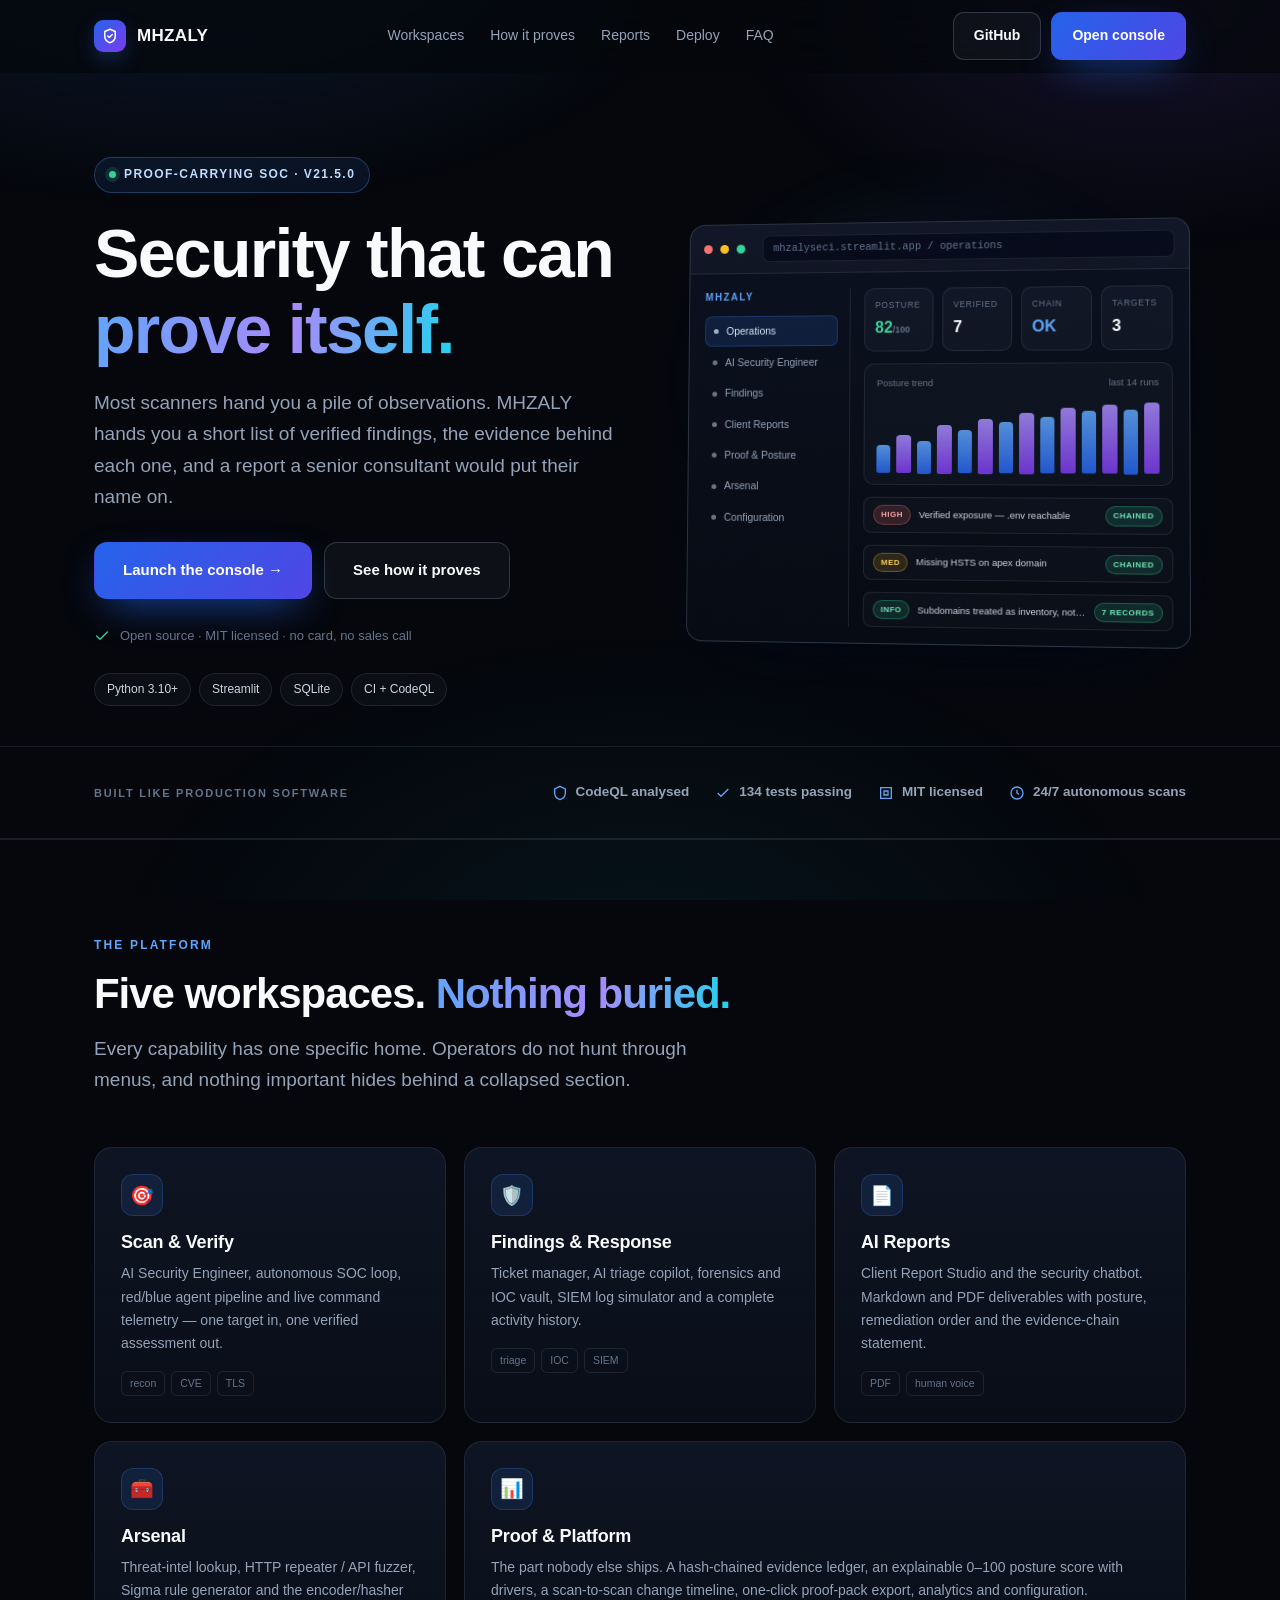
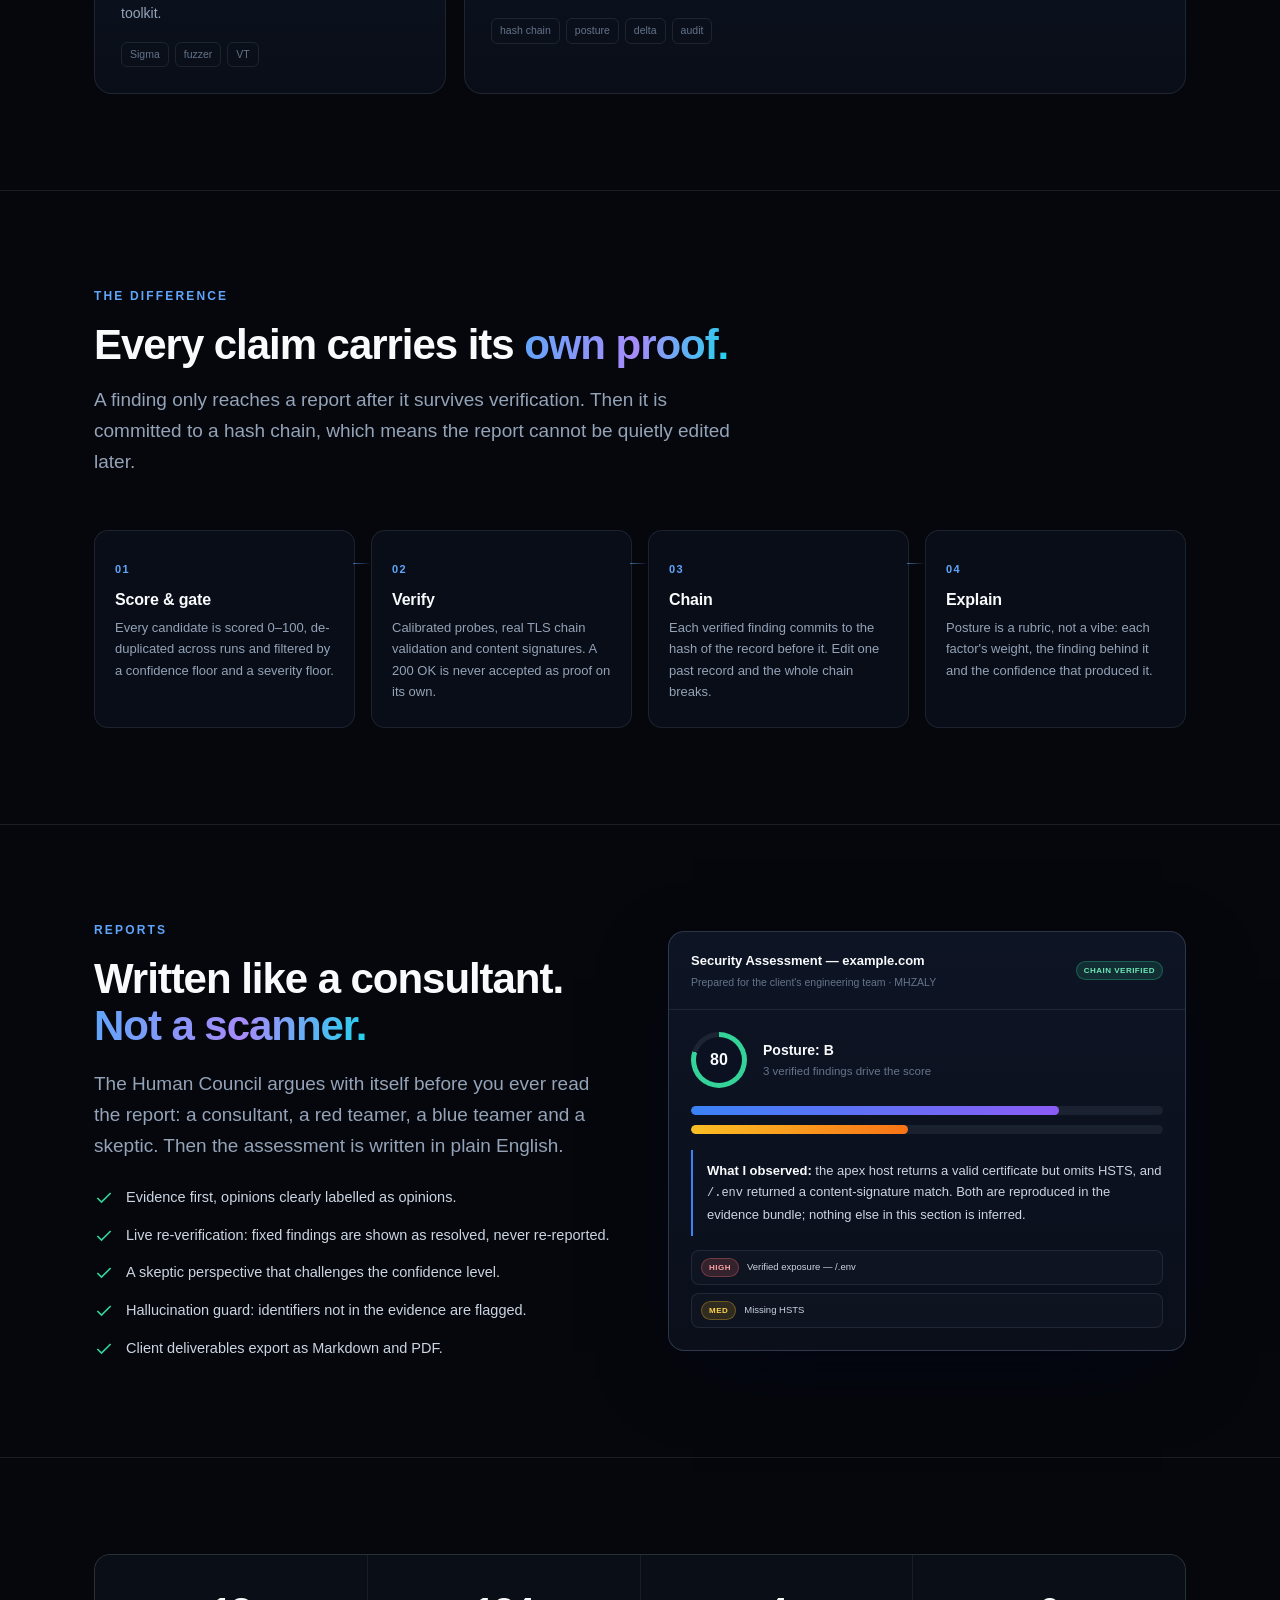
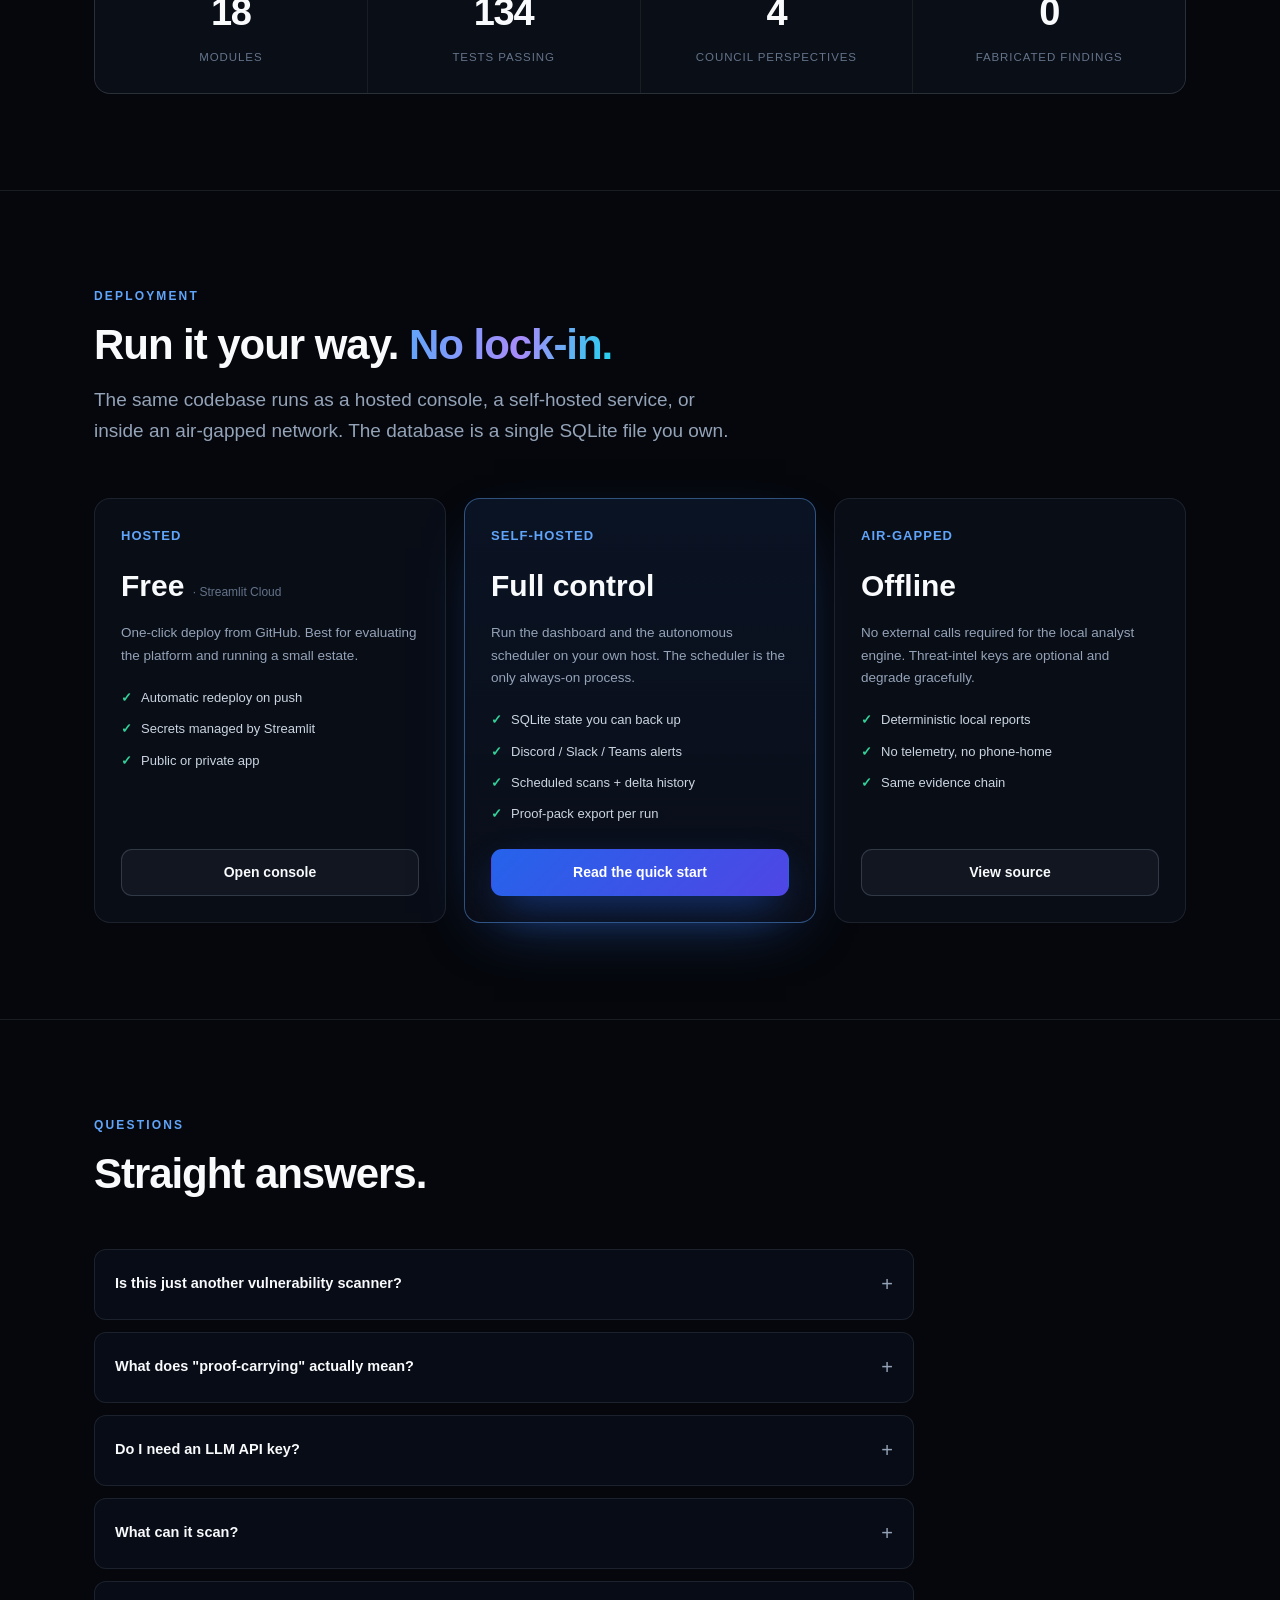
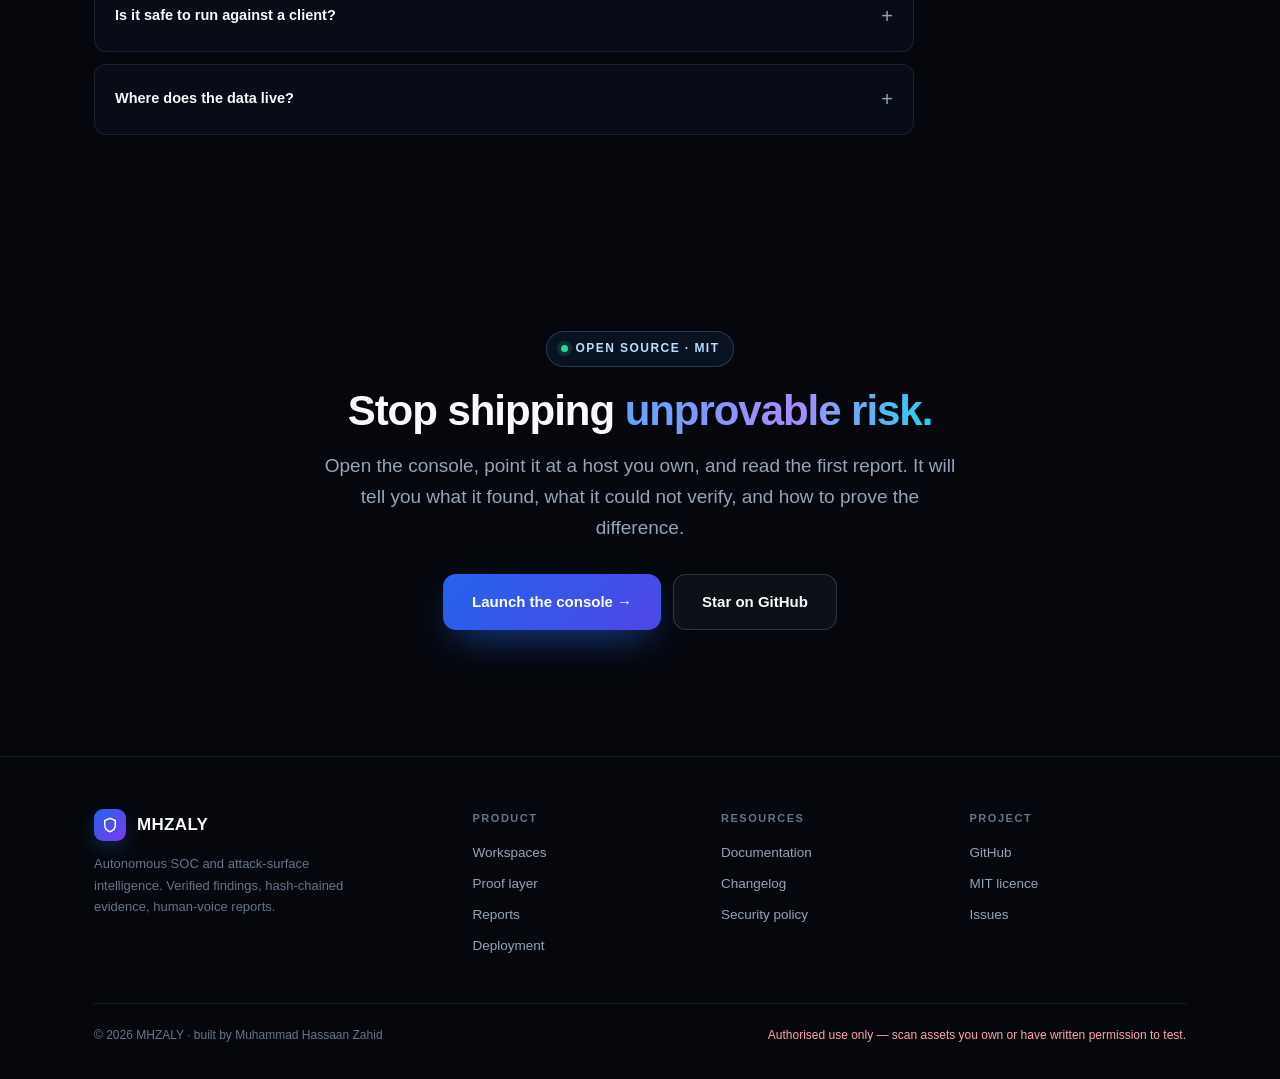
<file: docs/index.html>
<!DOCTYPE html>
<html lang="en">
<head>
<meta charset="UTF-8">
<meta name="viewport" content="width=device-width, initial-scale=1">
<title>MHZALY — Proof-carrying SOC & attack-surface intelligence</title>
<meta name="description" content="MHZALY is an autonomous security operations platform: verified findings, hash-chained evidence, explainable posture scores and client-ready reports written in a consultant's voice.">
<meta name="theme-color" content="#05070c">
<link rel="canonical" href="https://iamhasaanzahid.github.io/mhzaly-soc-security-ai/">
<link rel="icon" href="favicon.svg" type="image/svg+xml">
<link rel="apple-touch-icon" href="icon-180.png">
<link rel="manifest" href="manifest.json">
<link rel="stylesheet" href="styles.css">

<meta property="og:type" content="website">
<meta property="og:title" content="MHZALY — Proof-carrying SOC">
<meta property="og:description" content="Verified findings. Hash-chained evidence. Explainable posture. Reports a senior consultant would sign.">
<meta property="og:url" content="https://iamhasaanzahid.github.io/mhzaly-soc-security-ai/">
<meta property="og:image" content="https://iamhasaanzahid.github.io/mhzaly-soc-security-ai/og.png">
<meta property="og:image:width" content="1200">
<meta property="og:image:height" content="630">
<meta property="og:image:alt" content="MHZALY — security that can prove itself">
<meta name="twitter:card" content="summary_large_image">
<meta name="twitter:title" content="MHZALY — Proof-carrying SOC">
<meta name="twitter:description" content="Verified findings. Hash-chained evidence. Explainable posture. Reports a senior consultant would sign.">
<meta name="twitter:image" content="https://iamhasaanzahid.github.io/mhzaly-soc-security-ai/og.png">

<script type="application/ld+json">
{
  "@context": "https://schema.org",
  "@type": "SoftwareApplication",
  "name": "MHZALY",
  "applicationCategory": "SecurityApplication",
  "operatingSystem": "Web",
  "description": "Proof-carrying security operations platform with verified findings, hash-chained evidence and explainable posture scoring.",
  "offers": { "@type": "Offer", "price": "0", "priceCurrency": "USD" },
  "license": "https://opensource.org/licenses/MIT",
  "url": "https://iamhasaanzahid.github.io/mhzaly-soc-security-ai/"
}
</script>
</head>
<body>

<header class="nav" id="nav">
  <div class="wrap nav-in">
    <a class="brand" href="#top" aria-label="MHZALY home">
      <span class="mark" aria-hidden="true">
        <svg viewBox="0 0 24 24" fill="none" stroke="white" stroke-width="2" stroke-linecap="round" stroke-linejoin="round"><path d="M12 3l7 3v6c0 4.4-3 7.6-7 9-4-1.4-7-4.6-7-9V6l7-3z"/><path d="M9 12l2 2 4-4"/></svg>
      </span>
      MHZALY
    </a>
    <nav class="nav-links" id="navLinks" aria-label="Primary">
      <a href="#workspaces">Workspaces</a>
      <a href="#proof">How it proves</a>
      <a href="#reports">Reports</a>
      <a href="#deploy">Deploy</a>
      <a href="#faq">FAQ</a>
    </nav>
    <div class="nav-cta">
      <a class="btn btn-ghost" href="https://github.com/Iamhasaanzahid/mhzaly-soc-security-ai" target="_blank" rel="noreferrer">GitHub</a>
      <!-- Point this at your deployed Streamlit app URL -->
      <a class="btn btn-primary" href="https://mhzalyseci.streamlit.app" target="_blank" rel="noreferrer">Open console</a>
      <button class="menu-btn" id="menuBtn" aria-label="Menu" aria-expanded="false" aria-controls="navLinks">
        <svg viewBox="0 0 24 24" fill="none" stroke="currentColor" stroke-width="2" stroke-linecap="round"><path d="M4 6h16M4 12h16M4 18h16"/></svg>
      </button>
    </div>
  </div>
</header>

<main id="top">

  <!-- HERO -->
  <section class="hero">
    <div class="wrap hero-grid">
      <div>
        <span class="eyebrow"><span class="dot"></span> Proof-carrying SOC · v21.5.0</span>
        <h1>Security that can <span class="grad">prove itself.</span></h1>
        <p class="lead">Most scanners hand you a pile of observations. MHZALY hands you a short list of verified findings, the evidence behind each one, and a report a senior consultant would put their name on.</p>
        <div class="hero-cta">
          <a class="btn btn-primary btn-lg" href="https://mhzalyseci.streamlit.app" target="_blank" rel="noreferrer">Launch the console →</a>
          <a class="btn btn-ghost btn-lg" href="#proof">See how it proves</a>
        </div>
        <div class="hero-note">
          <svg viewBox="0 0 24 24" fill="none" stroke="currentColor" stroke-width="2" stroke-linecap="round" stroke-linejoin="round"><path d="M20 6L9 17l-5-5"/></svg>
          Open source · MIT licensed · no card, no sales call
        </div>
        <div class="chips">
          <span class="chip">Python 3.10+</span>
          <span class="chip">Streamlit</span>
          <span class="chip">SQLite</span>
          <span class="chip">CI + CodeQL</span>
        </div>
      </div>

      <div class="mock" aria-hidden="true">
        <div class="window">
          <div class="win-bar">
            <span class="dot r"></span><span class="dot y"></span><span class="dot g"></span>
            <span class="url">mhzalyseci.streamlit.app / operations</span>
          </div>
          <div class="win-body">
            <div class="side">
              <div class="brandline">MHZALY</div>
              <div class="side-item active"><i></i> Operations</div>
              <div class="side-item"><i></i> AI Security Engineer</div>
              <div class="side-item"><i></i> Findings</div>
              <div class="side-item"><i></i> Client Reports</div>
              <div class="side-item"><i></i> Proof &amp; Posture</div>
              <div class="side-item"><i></i> Arsenal</div>
              <div class="side-item"><i></i> Configuration</div>
            </div>
            <div class="mainpane">
              <div class="metricrow">
                <div class="mini"><div class="lbl">Posture</div><div class="val green">82<span style="font-size:9px;color:#64748b">/100</span></div></div>
                <div class="mini"><div class="lbl">Verified</div><div class="val">7</div></div>
                <div class="mini"><div class="lbl">Chain</div><div class="val blue">OK</div></div>
                <div class="mini"><div class="lbl">Targets</div><div class="val">3</div></div>
              </div>
              <div class="chartbox">
                <div class="ct"><span>Posture trend</span><span>last 14 runs</span></div>
                <div class="bars">
                  <span style="height:38%"></span><span style="height:52%"></span><span style="height:44%"></span>
                  <span style="height:66%"></span><span style="height:58%"></span><span style="height:74%"></span>
                  <span style="height:69%"></span><span style="height:82%"></span><span style="height:76%"></span>
                  <span style="height:88%"></span><span style="height:84%"></span><span style="height:92%"></span>
                  <span style="height:86%"></span><span style="height:95%"></span>
                </div>
              </div>
              <div class="findingrow"><span class="pill high">High</span><span class="grow">Verified exposure — .env reachable</span><span class="pill ok">Chained</span></div>
              <div class="findingrow"><span class="pill med">Med</span><span class="grow">Missing HSTS on apex domain</span><span class="pill ok">Chained</span></div>
              <div class="findingrow"><span class="pill ok">Info</span><span class="grow">Subdomains treated as inventory, not risk</span><span class="pill ok">7 records</span></div>
            </div>
          </div>
        </div>
      </div>
    </div>
  </section>

  <!-- TRUST -->
  <div class="trust">
    <div class="wrap trust-in">
      <span class="trust-label">Built like production software</span>
      <div class="trust-items">
        <span><svg viewBox="0 0 24 24" fill="none" stroke="currentColor" stroke-width="2"><path d="M12 2l8 4v6c0 5-3.5 8.5-8 10-4.5-1.5-8-5-8-10V6l8-4z"/></svg> CodeQL analysed</span>
        <span><svg viewBox="0 0 24 24" fill="none" stroke="currentColor" stroke-width="2"><path d="M20 6L9 17l-5-5"/></svg> 134 tests passing</span>
        <span><svg viewBox="0 0 24 24" fill="none" stroke="currentColor" stroke-width="2"><path d="M4 4h16v16H4z"/><path d="M9 9h6v6H9z"/></svg> MIT licensed</span>
        <span><svg viewBox="0 0 24 24" fill="none" stroke="currentColor" stroke-width="2"><circle cx="12" cy="12" r="9"/><path d="M12 7v5l3 2"/></svg> 24/7 autonomous scans</span>
      </div>
    </div>
  </div>

  <!-- WORKSPACES -->
  <section class="section" id="workspaces">
    <div class="wrap">
      <div class="section-head reveal">
        <div class="kicker">The platform</div>
        <h2>Five workspaces. <span class="grad">Nothing buried.</span></h2>
        <p class="lead">Every capability has one specific home. Operators do not hunt through menus, and nothing important hides behind a collapsed section.</p>
      </div>
      <div class="grid-3">
        <a class="card reveal" href="https://mhzalyseci.streamlit.app" target="_blank" rel="noreferrer">
          <div class="ic">🎯</div><h3>Scan &amp; Verify</h3>
          <p>AI Security Engineer, autonomous SOC loop, red/blue agent pipeline and live command telemetry — one target in, one verified assessment out.</p>
          <div class="tags"><span class="tag">recon</span><span class="tag">CVE</span><span class="tag">TLS</span></div>
        </a>
        <a class="card reveal" href="https://mhzalyseci.streamlit.app" target="_blank" rel="noreferrer">
          <div class="ic">🛡️</div><h3>Findings &amp; Response</h3>
          <p>Ticket manager, AI triage copilot, forensics and IOC vault, SIEM log simulator and a complete activity history.</p>
          <div class="tags"><span class="tag">triage</span><span class="tag">IOC</span><span class="tag">SIEM</span></div>
        </a>
        <a class="card reveal" href="https://mhzalyseci.streamlit.app" target="_blank" rel="noreferrer">
          <div class="ic">📄</div><h3>AI Reports</h3>
          <p>Client Report Studio and the security chatbot. Markdown and PDF deliverables with posture, remediation order and the evidence-chain statement.</p>
          <div class="tags"><span class="tag">PDF</span><span class="tag">human voice</span></div>
        </a>
        <a class="card reveal" href="https://mhzalyseci.streamlit.app" target="_blank" rel="noreferrer">
          <div class="ic">🧰</div><h3>Arsenal</h3>
          <p>Threat-intel lookup, HTTP repeater / API fuzzer, Sigma rule generator and the encoder/hasher toolkit.</p>
          <div class="tags"><span class="tag">Sigma</span><span class="tag">fuzzer</span><span class="tag">VT</span></div>
        </a>
        <a class="card wide reveal" href="https://mhzalyseci.streamlit.app" target="_blank" rel="noreferrer">
          <div class="ic">📊</div><h3>Proof &amp; Platform</h3>
          <p>The part nobody else ships. A hash-chained evidence ledger, an explainable 0–100 posture score with drivers, a scan-to-scan change timeline, one-click proof-pack export, analytics and configuration.</p>
          <div class="tags"><span class="tag">hash chain</span><span class="tag">posture</span><span class="tag">delta</span><span class="tag">audit</span></div>
        </a>
      </div>
    </div>
  </section>

  <!-- PROOF -->
  <section class="section" id="proof">
    <div class="wrap">
      <div class="section-head reveal">
        <div class="kicker">The difference</div>
        <h2>Every claim carries its <span class="grad">own proof.</span></h2>
        <p class="lead">A finding only reaches a report after it survives verification. Then it is committed to a hash chain, which means the report cannot be quietly edited later.</p>
      </div>
      <div class="pipeline">
        <div class="step reveal"><h3>Score &amp; gate</h3><p>Every candidate is scored 0–100, de-duplicated across runs and filtered by a confidence floor and a severity floor.</p></div>
        <div class="step reveal"><h3>Verify</h3><p>Calibrated probes, real TLS chain validation and content signatures. A 200 OK is never accepted as proof on its own.</p></div>
        <div class="step reveal"><h3>Chain</h3><p>Each verified finding commits to the hash of the record before it. Edit one past record and the whole chain breaks.</p></div>
        <div class="step reveal"><h3>Explain</h3><p>Posture is a rubric, not a vibe: each factor's weight, the finding behind it and the confidence that produced it.</p></div>
      </div>
    </div>
  </section>

  <!-- REPORTS -->
  <section class="section" id="reports">
    <div class="wrap split">
      <div class="reveal">
        <div class="kicker">Reports</div>
        <h2>Written like a consultant. <span class="grad">Not a scanner.</span></h2>
        <p class="lead">The Human Council argues with itself before you ever read the report: a consultant, a red teamer, a blue teamer and a skeptic. Then the assessment is written in plain English.</p>
        <ul class="checklist">
          <li><svg viewBox="0 0 24 24" fill="none" stroke="currentColor" stroke-width="2"><path d="M20 6L9 17l-5-5"/></svg> Evidence first, opinions clearly labelled as opinions.</li>
          <li><svg viewBox="0 0 24 24" fill="none" stroke="currentColor" stroke-width="2"><path d="M20 6L9 17l-5-5"/></svg> Live re-verification: fixed findings are shown as resolved, never re-reported.</li>
          <li><svg viewBox="0 0 24 24" fill="none" stroke="currentColor" stroke-width="2"><path d="M20 6L9 17l-5-5"/></svg> A skeptic perspective that challenges the confidence level.</li>
          <li><svg viewBox="0 0 24 24" fill="none" stroke="currentColor" stroke-width="2"><path d="M20 6L9 17l-5-5"/></svg> Hallucination guard: identifiers not in the evidence are flagged.</li>
          <li><svg viewBox="0 0 24 24" fill="none" stroke="currentColor" stroke-width="2"><path d="M20 6L9 17l-5-5"/></svg> Client deliverables export as Markdown and PDF.</li>
        </ul>
      </div>
      <div class="reportcard reveal" aria-hidden="true">
        <div class="rc-head">
          <div><div class="t">Security Assessment — example.com</div><div class="s">Prepared for the client's engineering team · MHZALY</div></div>
          <span class="pill ok">Chain verified</span>
        </div>
        <div class="rc-body">
          <div class="rc-score">
            <div class="ring"><span>80</span></div>
            <div><div style="font-weight:750;font-size:14px">Posture: B</div><div style="font-size:11.5px;color:#64748b">3 verified findings drive the score</div></div>
          </div>
          <div class="rc-line"><i style="width:78%"></i></div>
          <div class="rc-line"><i style="width:46%;background:linear-gradient(90deg,#fbbf24,#f97316)"></i></div>
          <div class="rc-quote">
            <b>What I observed:</b> the apex host returns a valid certificate but omits HSTS, and <span style="font-family:ui-monospace,monospace;font-size:12px">/.env</span> returned a content-signature match. Both are reproduced in the evidence bundle; nothing else in this section is inferred.
          </div>
          <div class="findingrow" style="margin-top:14px"><span class="pill high">High</span><span class="grow">Verified exposure — /.env</span></div>
          <div class="findingrow" style="margin-top:8px"><span class="pill med">Med</span><span class="grow">Missing HSTS</span></div>
        </div>
      </div>
    </div>
  </section>

  <!-- STATS -->
  <section class="section">
    <div class="wrap">
      <div class="band">
        <div class="cell reveal"><div class="n" data-count="18">18</div><div class="l">Modules</div></div>
        <div class="cell reveal"><div class="n" data-count="134">134</div><div class="l">Tests passing</div></div>
        <div class="cell reveal"><div class="n" data-count="4">4</div><div class="l">Council perspectives</div></div>
        <div class="cell reveal"><div class="n" data-count="0">0</div><div class="l">Fabricated findings</div></div>
      </div>
    </div>
  </section>

  <!-- DEPLOY -->
  <section class="section" id="deploy">
    <div class="wrap">
      <div class="section-head reveal">
        <div class="kicker">Deployment</div>
        <h2>Run it your way. <span class="grad">No lock-in.</span></h2>
        <p class="lead">The same codebase runs as a hosted console, a self-hosted service, or inside an air-gapped network. The database is a single SQLite file you own.</p>
      </div>
      <div class="plans">
        <div class="plan reveal">
          <div class="name">Hosted</div>
          <div class="price">Free <small>· Streamlit Cloud</small></div>
          <p>One-click deploy from GitHub. Best for evaluating the platform and running a small estate.</p>
          <ul><li>Automatic redeploy on push</li><li>Secrets managed by Streamlit</li><li>Public or private app</li></ul>
          <a class="btn btn-ghost" href="https://mhzalyseci.streamlit.app" target="_blank" rel="noreferrer">Open console</a>
        </div>
        <div class="plan featured reveal">
          <div class="name">Self-hosted</div>
          <div class="price">Full control</div>
          <p>Run the dashboard and the autonomous scheduler on your own host. The scheduler is the only always-on process.</p>
          <ul><li>SQLite state you can back up</li><li>Discord / Slack / Teams alerts</li><li>Scheduled scans + delta history</li><li>Proof-pack export per run</li></ul>
          <a class="btn btn-primary" href="https://github.com/Iamhasaanzahid/mhzaly-soc-security-ai#quick-start" target="_blank" rel="noreferrer">Read the quick start</a>
        </div>
        <div class="plan reveal">
          <div class="name">Air-gapped</div>
          <div class="price">Offline</div>
          <p>No external calls required for the local analyst engine. Threat-intel keys are optional and degrade gracefully.</p>
          <ul><li>Deterministic local reports</li><li>No telemetry, no phone-home</li><li>Same evidence chain</li></ul>
          <a class="btn btn-ghost" href="https://github.com/Iamhasaanzahid/mhzaly-soc-security-ai" target="_blank" rel="noreferrer">View source</a>
        </div>
      </div>
    </div>
  </section>

  <!-- FAQ -->
  <section class="section" id="faq">
    <div class="wrap">
      <div class="section-head reveal">
        <div class="kicker">Questions</div>
        <h2>Straight answers.</h2>
      </div>
      <div class="faq">
        <details class="reveal"><summary>Is this just another vulnerability scanner?</summary><p>No. It is an operations platform built around the opposite premise: fewer findings, each one verified, each one carrying evidence, and each one explainable in a client report. Subdomains are inventory, not findings.</p></details>
        <details class="reveal"><summary>What does "proof-carrying" actually mean?</summary><p>Every verified finding is written to an append-only ledger where each record commits to the hash of the record before it. If a past finding is edited, the chain no longer verifies. The proof pack exports the whole chain so an auditor can recompute it independently.</p></details>
        <details class="reveal"><summary>Do I need an LLM API key?</summary><p>No. The local analyst engine writes a complete report without any network call. An optional Groq key adds model-polished prose, but the findings and the evidence are identical either way.</p></details>
        <details class="reveal"><summary>What can it scan?</summary><p>Public web surfaces you own or are authorised to test: headers, TLS, cookies, CORS, bounded same-origin crawl, robots/sitemap mining, SPF/DMARC, subdomain enumeration, and CPE-confirmed CVE correlation. Targets resolving to private, loopback, link-local or cloud-metadata addresses are refused by the connector layer.</p></details>
        <details class="reveal"><summary>Is it safe to run against a client?</summary><p>Only with written authorisation. The console requires an explicit authorisation acknowledgement before a scan, enforces a per-day scan quota, and refuses internal addresses. You remain responsible for scope.</p></details>
        <details class="reveal"><summary>Where does the data live?</summary><p>In a single SQLite file on the host you run it on. There is no external telemetry. Back it up like any other database, and treat the proof pack as an audit artefact.</p></details>
      </div>
    </div>
  </section>

  <!-- FINAL CTA -->
  <section class="final">
    <div class="wrap reveal">
      <span class="eyebrow"><span class="dot"></span> Open source · MIT</span>
      <h2 style="margin-top:20px">Stop shipping <span class="grad">unprovable risk.</span></h2>
      <p class="lead">Open the console, point it at a host you own, and read the first report. It will tell you what it found, what it could not verify, and how to prove the difference.</p>
      <div class="hero-cta">
        <a class="btn btn-primary btn-lg" href="https://mhzalyseci.streamlit.app" target="_blank" rel="noreferrer">Launch the console →</a>
        <a class="btn btn-ghost btn-lg" href="https://github.com/Iamhasaanzahid/mhzaly-soc-security-ai" target="_blank" rel="noreferrer">Star on GitHub</a>
      </div>
    </div>
  </section>
</main>

<footer>
  <div class="wrap">
    <div class="foot-grid">
      <div class="foot-brand">
        <a class="brand" href="#top"><span class="mark" aria-hidden="true"><svg viewBox="0 0 24 24" fill="none" stroke="white" stroke-width="2"><path d="M12 3l7 3v6c0 4.4-3 7.6-7 9-4-1.4-7-4.6-7-9V6l7-3z"/></svg></span>MHZALY</a>
        <p>Autonomous SOC and attack-surface intelligence. Verified findings, hash-chained evidence, human-voice reports.</p>
      </div>
      <div class="foot-col"><h4>Product</h4><a href="#workspaces">Workspaces</a><a href="#proof">Proof layer</a><a href="#reports">Reports</a><a href="#deploy">Deployment</a></div>
      <div class="foot-col"><h4>Resources</h4><a href="https://github.com/Iamhasaanzahid/mhzaly-soc-security-ai#readme" target="_blank" rel="noreferrer">Documentation</a><a href="https://github.com/Iamhasaanzahid/mhzaly-soc-security-ai/blob/main/CHANGELOG.md" target="_blank" rel="noreferrer">Changelog</a><a href="https://github.com/Iamhasaanzahid/mhzaly-soc-security-ai/blob/main/SECURITY.md" target="_blank" rel="noreferrer">Security policy</a></div>
      <div class="foot-col"><h4>Project</h4><a href="https://github.com/Iamhasaanzahid/mhzaly-soc-security-ai" target="_blank" rel="noreferrer">GitHub</a><a href="https://github.com/Iamhasaanzahid/mhzaly-soc-security-ai/blob/main/LICENSE" target="_blank" rel="noreferrer">MIT licence</a><a href="https://github.com/Iamhasaanzahid/mhzaly-soc-security-ai/issues" target="_blank" rel="noreferrer">Issues</a></div>
    </div>
    <div class="foot-bottom">
      <span>© <span id="year">2026</span> MHZALY · built by Muhammad Hassaan Zahid</span>
      <span class="warn">Authorised use only — scan assets you own or have written permission to test.</span>
    </div>
  </div>
</footer>

<script src="app.js" defer></script>
</body>
</html>
</file>
<file: docs/styles.css>
:root{
  --bg:#05070c; --bg-soft:#0a0e16; --panel:#0d1320; --panel-2:#111a2b;
  --line:rgba(148,163,184,.14); --line-strong:rgba(148,163,184,.26);
  --ink:#f8fafc; --ink-2:#cbd5e1; --dim:#94a3b8; --muted:#64748b;
  --blue:#3b82f6; --blue-2:#60a5fa; --violet:#8b5cf6; --cyan:#22d3ee;
  --green:#34d399; --amber:#fbbf24; --red:#f87171;
  --radius:18px; --radius-sm:12px;
  --shadow:0 24px 80px -24px rgba(2,6,23,.9);
  --max:1140px;
}
*{box-sizing:border-box}
html{scroll-behavior:smooth}
body{
  margin:0;background:var(--bg);color:var(--ink);
  font-family:"Inter",-apple-system,BlinkMacSystemFont,"Segoe UI",Roboto,Helvetica,Arial,sans-serif;
  line-height:1.65;-webkit-font-smoothing:antialiased;overflow-x:hidden;
}
body::before{
  content:"";position:fixed;inset:0;pointer-events:none;z-index:0;
  background:
    radial-gradient(900px 500px at 15% -10%,rgba(59,130,246,.16),transparent 60%),
    radial-gradient(700px 420px at 90% 0%,rgba(139,92,246,.13),transparent 60%),
    radial-gradient(900px 600px at 50% 110%,rgba(34,211,238,.07),transparent 60%);
}
a{color:inherit;text-decoration:none}
img,svg{max-width:100%;display:block}
.wrap{max-width:var(--max);margin:0 auto;padding:0 24px;position:relative;z-index:1}
.eyebrow{
  display:inline-flex;align-items:center;gap:8px;padding:7px 14px;border-radius:999px;
  border:1px solid rgba(96,165,250,.28);background:rgba(59,130,246,.09);
  color:#bfdbfe;font-size:12px;font-weight:600;letter-spacing:.12em;text-transform:uppercase;
}
.eyebrow .dot{width:7px;height:7px;border-radius:50%;background:var(--green);box-shadow:0 0 0 4px rgba(52,211,153,.15)}
h1,h2,h3{letter-spacing:-.025em;line-height:1.12;margin:0}
h1{font-size:clamp(40px,6.2vw,68px);font-weight:800}
h2{font-size:clamp(28px,4vw,42px);font-weight:800}
h3{font-size:18px;font-weight:700;letter-spacing:-.01em}
.grad{background:linear-gradient(100deg,#60a5fa 0%,#a78bfa 55%,#22d3ee 100%);-webkit-background-clip:text;background-clip:text;color:transparent}
.lead{color:var(--dim);font-size:clamp(16px,2vw,19px);max-width:640px}
.section{padding:96px 0;border-top:1px solid var(--line);position:relative}
.section-head{max-width:760px;margin-bottom:52px}
.section-head .lead{margin-top:16px}
.kicker{font-size:12px;font-weight:700;letter-spacing:.18em;text-transform:uppercase;color:var(--blue-2);margin-bottom:14px}

/* ── nav ── */
header.nav{position:sticky;top:0;z-index:50;backdrop-filter:blur(18px);background:rgba(5,7,12,.72);border-bottom:1px solid transparent;transition:border-color .25s,background .25s}
header.nav.scrolled{border-color:var(--line);background:rgba(5,7,12,.9)}
.nav-in{display:flex;align-items:center;justify-content:space-between;height:72px;gap:20px}
.brand{display:flex;align-items:center;gap:11px;font-weight:800;font-size:17px;letter-spacing:.02em}
.brand .mark{width:32px;height:32px;border-radius:9px;display:grid;place-items:center;background:linear-gradient(135deg,#2563eb,#7c3aed);box-shadow:0 8px 24px -8px rgba(59,130,246,.8)}
.brand .mark svg{width:18px;height:18px}
.nav-links{display:flex;align-items:center;gap:26px}
.nav-links a{color:var(--dim);font-size:14px;font-weight:500;transition:color .2s}
.nav-links a:hover{color:var(--ink)}
.nav-cta{display:flex;align-items:center;gap:10px}
.btn{display:inline-flex;align-items:center;justify-content:center;gap:9px;padding:11px 20px;border-radius:11px;font-weight:650;font-size:14px;border:1px solid transparent;transition:transform .15s,box-shadow .2s,background .2s,border-color .2s;white-space:nowrap}
.btn:active{transform:translateY(1px)}
.btn-primary{background:linear-gradient(135deg,#2563eb,#4f46e5);color:#fff;box-shadow:0 14px 40px -14px rgba(37,99,235,.85)}
.btn-primary:hover{box-shadow:0 18px 50px -14px rgba(37,99,235,1)}
.btn-ghost{background:rgba(148,163,184,.06);border-color:var(--line-strong);color:var(--ink)}
.btn-ghost:hover{background:rgba(148,163,184,.12)}
.btn-lg{padding:15px 28px;font-size:15px;border-radius:13px}
.menu-btn{display:none;background:none;border:0;color:var(--ink);padding:8px;cursor:pointer}
.menu-btn svg{width:24px;height:24px}

/* ── hero ── */
.hero{padding:84px 0 40px;position:relative}
.hero-grid{display:grid;grid-template-columns:1.05fr .95fr;gap:56px;align-items:center}
.hero h1{margin:22px 0 20px}
.hero .lead{margin-bottom:30px}
.hero-cta{display:flex;gap:12px;flex-wrap:wrap;margin-bottom:26px}
.hero-note{display:flex;gap:10px;align-items:center;color:var(--muted);font-size:13px}
.hero-note svg{width:16px;height:16px;color:var(--green);flex:none}
.chips{display:flex;flex-wrap:wrap;gap:8px;margin-top:26px}
.chip{padding:6px 12px;border:1px solid var(--line);border-radius:999px;background:rgba(148,163,184,.05);color:var(--ink-2);font-size:12px;font-weight:500}

/* ── product mock ── */
.mock{position:relative;perspective:1400px}
.mock::after{content:"";position:absolute;inset:-40px;background:radial-gradient(60% 60% at 50% 40%,rgba(59,130,246,.22),transparent 70%);filter:blur(24px);z-index:-1}
.window{border:1px solid var(--line-strong);border-radius:16px;overflow:hidden;background:linear-gradient(180deg,#0b1120,#070b13);box-shadow:var(--shadow);transform:rotateY(-6deg) rotateX(2deg);transition:transform .5s ease}
.mock:hover .window{transform:rotateY(0) rotateX(0)}
.win-bar{display:flex;align-items:center;gap:8px;padding:11px 14px;border-bottom:1px solid var(--line);background:rgba(148,163,184,.04)}
.win-bar .dot{width:9px;height:9px;border-radius:50%}
.win-bar .r{background:#f87171}.win-bar .y{background:#fbbf24}.win-bar .g{background:#34d399}
.win-bar .url{margin-left:10px;flex:1;background:rgba(2,6,23,.6);border:1px solid var(--line);border-radius:7px;padding:4px 10px;color:var(--muted);font-size:10.5px;font-family:ui-monospace,SFMono-Regular,Menlo,monospace}
.win-body{padding:16px;display:grid;grid-template-columns:150px 1fr;gap:14px;min-height:330px}
.side{border-right:1px solid var(--line);padding-right:12px}
.side .brandline{font-size:10px;letter-spacing:.16em;color:var(--blue-2);font-weight:700;margin-bottom:10px}
.side-item{display:flex;align-items:center;gap:8px;padding:6px 8px;border-radius:7px;color:var(--dim);font-size:10.5px;margin-bottom:2px}
.side-item.active{background:rgba(59,130,246,.14);color:#dbeafe;border:1px solid rgba(59,130,246,.25)}
.side-item i{width:5px;height:5px;border-radius:50%;background:currentColor;opacity:.7}
.mainpane{display:flex;flex-direction:column;gap:12px}
.metricrow{display:grid;grid-template-columns:repeat(4,1fr);gap:9px}
.mini{background:rgba(148,163,184,.05);border:1px solid var(--line);border-radius:10px;padding:9px 10px}
.mini .lbl{font-size:8.5px;letter-spacing:.08em;text-transform:uppercase;color:var(--muted);margin-bottom:3px}
.mini .val{font-size:16px;font-weight:750}
.mini .val.green{color:var(--green)}.mini .val.blue{color:var(--blue-2)}.mini .val.amber{color:var(--amber)}
.chartbox{background:rgba(148,163,184,.04);border:1px solid var(--line);border-radius:10px;padding:11px 12px}
.chartbox .ct{display:flex;justify-content:space-between;font-size:9.5px;color:var(--muted);margin-bottom:9px}
.bars{display:flex;align-items:flex-end;gap:6px;height:74px}
.bars span{flex:1;border-radius:4px 4px 2px 2px;background:linear-gradient(180deg,#60a5fa,#2563eb);opacity:.85;animation:fadeUp .7s ease both}
.bars span:nth-child(2n){background:linear-gradient(180deg,#a78bfa,#7c3aed)}
@keyframes fadeUp{from{opacity:.2}to{opacity:.85}}
.findingrow{display:flex;align-items:center;gap:8px;padding:7px 9px;border:1px solid var(--line);border-radius:8px;background:rgba(148,163,184,.03);font-size:9.5px;color:var(--ink-2)}
.pill{font-size:8px;font-weight:800;letter-spacing:.06em;padding:2px 7px;border-radius:999px;text-transform:uppercase}
.pill.high{background:rgba(248,113,113,.16);color:#fca5a5;border:1px solid rgba(248,113,113,.3)}
.pill.med{background:rgba(251,191,36,.14);color:#fcd34d;border:1px solid rgba(251,191,36,.3)}
.pill.ok{background:rgba(52,211,153,.14);color:#6ee7b7;border:1px solid rgba(52,211,153,.3)}
.findingrow .grow{flex:1;white-space:nowrap;overflow:hidden;text-overflow:ellipsis}

/* ── trust strip ── */
.trust{padding:34px 0;border-top:1px solid var(--line);border-bottom:1px solid var(--line)}
.trust-in{display:flex;align-items:center;justify-content:space-between;gap:24px;flex-wrap:wrap}
.trust-label{font-size:11px;letter-spacing:.16em;text-transform:uppercase;color:var(--muted);font-weight:600}
.trust-items{display:flex;gap:26px;flex-wrap:wrap;color:var(--dim);font-size:13.5px;font-weight:600;align-items:center}
.trust-items span{display:flex;align-items:center;gap:8px}
.trust-items svg{width:16px;height:16px;color:var(--blue-2)}

/* ── cards ── */
.grid-3{display:grid;grid-template-columns:repeat(3,1fr);gap:18px}
.grid-2{display:grid;grid-template-columns:repeat(2,1fr);gap:18px}
.card{background:linear-gradient(180deg,rgba(17,26,43,.75),rgba(13,19,32,.6));border:1px solid var(--line);border-radius:var(--radius);padding:26px;transition:transform .25s,border-color .25s,background .25s;position:relative;overflow:hidden}
.card:hover{transform:translateY(-4px);border-color:rgba(96,165,250,.35);background:linear-gradient(180deg,rgba(23,35,58,.85),rgba(13,19,32,.7))}
.card .ic{width:42px;height:42px;border-radius:12px;display:grid;place-items:center;margin-bottom:16px;background:rgba(59,130,246,.12);border:1px solid rgba(59,130,246,.24);font-size:19px}
.card p{color:var(--dim);font-size:14px;margin:10px 0 0}
.card h3{margin:0}
.card .tags{display:flex;gap:6px;flex-wrap:wrap;margin-top:16px}
.tag{font-size:10.5px;padding:3px 8px;border-radius:6px;border:1px solid var(--line);color:var(--muted)}
.card.wide{grid-column:span 2}
.card .num{position:absolute;right:20px;top:16px;font-size:12px;font-weight:800;color:rgba(148,163,184,.25);letter-spacing:.1em}

/* ── pipeline ── */
.pipeline{display:grid;grid-template-columns:repeat(4,1fr);gap:16px;counter-reset:step}
.step{position:relative;padding:24px 20px;border:1px solid var(--line);border-radius:14px;background:rgba(13,19,32,.6)}
.step::before{counter-increment:step;content:"0" counter(step);font-size:11px;font-weight:800;letter-spacing:.12em;color:var(--blue-2)}
.step h3{margin:10px 0 8px;font-size:16px}
.step p{margin:0;color:var(--dim);font-size:13px}
.step::after{content:"";position:absolute;top:32px;right:-17px;width:18px;height:1px;background:linear-gradient(90deg,rgba(96,165,250,.6),transparent)}
.step:last-child::after{display:none}

/* ── split feature ── */
.split{display:grid;grid-template-columns:1fr 1fr;gap:56px;align-items:center}
.split h2{margin-bottom:18px}
.checklist{list-style:none;padding:0;margin:24px 0 0;display:grid;gap:14px}
.checklist li{display:flex;gap:12px;color:var(--ink-2);font-size:14.5px}
.checklist svg{width:20px;height:20px;color:var(--green);flex:none;margin-top:2px}
.reportcard{background:linear-gradient(180deg,#0d1424,#0a0f1a);border:1px solid var(--line-strong);border-radius:16px;box-shadow:var(--shadow);overflow:hidden}
.rc-head{padding:18px 22px;border-bottom:1px solid var(--line);display:flex;justify-content:space-between;align-items:center}
.rc-head .t{font-size:13px;font-weight:700}
.rc-head .s{font-size:10.5px;color:var(--muted);margin-top:2px}
.rc-body{padding:22px}
.rc-score{display:flex;align-items:center;gap:16px;margin-bottom:18px}
.ring{width:56px;height:56px;border-radius:50%;display:grid;place-items:center;font-weight:800;font-size:16px;background:conic-gradient(#34d399 0 80%,rgba(148,163,184,.12) 80% 100%);position:relative;flex:none}
.ring::before{content:"";position:absolute;inset:5px;border-radius:50%;background:#0b1120}
.ring span{position:relative;z-index:1}
.rc-line{height:9px;border-radius:5px;background:rgba(148,163,184,.1);margin:10px 0;overflow:hidden}
.rc-line i{display:block;height:100%;border-radius:5px;background:linear-gradient(90deg,#3b82f6,#8b5cf6)}
.rc-quote{border-left:2px solid var(--blue);padding:10px 0 10px 14px;color:var(--ink-2);font-size:13px;margin-top:16px}
.rc-quote b{color:var(--ink)}

/* ── stats band ── */
.band{display:grid;grid-template-columns:repeat(4,1fr);gap:1px;background:var(--line);border:1px solid var(--line);border-radius:16px;overflow:hidden}
.band .cell{background:var(--bg-soft);padding:26px 22px;text-align:center}
.band .n{font-size:clamp(26px,3.4vw,38px);font-weight:800;letter-spacing:-.03em}
.band .l{color:var(--muted);font-size:11.5px;letter-spacing:.08em;text-transform:uppercase;margin-top:4px}

/* ── deploy options ── */
.plans{display:grid;grid-template-columns:repeat(3,1fr);gap:18px}
.plan{border:1px solid var(--line);border-radius:16px;padding:26px;background:rgba(13,19,32,.55);display:flex;flex-direction:column}
.plan.featured{border-color:rgba(96,165,250,.45);background:linear-gradient(180deg,rgba(59,130,246,.1),rgba(13,19,32,.6));box-shadow:0 20px 60px -30px rgba(59,130,246,.6)}
.plan .name{font-size:13px;font-weight:700;letter-spacing:.08em;text-transform:uppercase;color:var(--blue-2)}
.plan .price{font-size:30px;font-weight:800;margin:14px 0 2px}
.plan .price small{font-size:12px;font-weight:500;color:var(--muted)}
.plan p{color:var(--dim);font-size:13.5px;margin:10px 0 0}
.plan ul{list-style:none;padding:0;margin:20px 0 24px;display:grid;gap:10px;font-size:13px;color:var(--ink-2)}
.plan li{display:flex;gap:9px}
.plan li::before{content:"✓";color:var(--green);font-weight:800}
.plan .btn{margin-top:auto;width:100%}

/* ── faq ── */
.faq{display:grid;gap:12px;max-width:820px}
details{border:1px solid var(--line);border-radius:12px;background:rgba(13,19,32,.5);overflow:hidden}
details[open]{border-color:rgba(96,165,250,.3)}
summary{cursor:pointer;padding:18px 20px;font-weight:650;font-size:14.5px;list-style:none;display:flex;justify-content:space-between;align-items:center;gap:16px}
summary::-webkit-details-marker{display:none}
summary::after{content:"+";color:var(--dim);font-size:20px;font-weight:400;transition:transform .2s}
details[open] summary::after{transform:rotate(45deg)}
details p{margin:0;padding:0 20px 20px;color:var(--dim);font-size:14px;max-width:70ch}

/* ── final cta ── */
.final{text-align:center;padding:100px 0}
.final h2{margin-bottom:16px}
.final .lead{margin:0 auto 30px}
.final .hero-cta{justify-content:center}

/* ── footer ── */
footer{border-top:1px solid var(--line);padding:52px 0 34px;background:rgba(5,7,12,.6)}
.foot-grid{display:grid;grid-template-columns:1.6fr 1fr 1fr 1fr;gap:32px;margin-bottom:36px}
.foot-brand p{color:var(--muted);font-size:13px;margin:12px 0 0;max-width:280px}
.foot-col h4{font-size:11px;letter-spacing:.14em;text-transform:uppercase;color:var(--muted);margin:0 0 14px;font-weight:700}
.foot-col a{display:block;color:var(--dim);font-size:13.5px;margin-bottom:9px}
.foot-col a:hover{color:var(--ink)}
.foot-bottom{border-top:1px solid var(--line);padding-top:22px;display:flex;justify-content:space-between;gap:16px;flex-wrap:wrap;color:var(--muted);font-size:12px}
.warn{color:#fca5a5}

/* reveal — progressive enhancement: content is visible without JS */
.reveal{opacity:1;transform:none}
html.js .reveal{opacity:0;transform:translateY(18px);transition:opacity .6s ease,transform .6s ease}
html.js .reveal.in{opacity:1;transform:none}
@media (prefers-reduced-motion:reduce){
  html.js .reveal{opacity:1;transform:none;transition:none}
  html{scroll-behavior:auto}
  .bars span{animation:none!important}
}

/* responsive */
@media (max-width:960px){
  .hero-grid,.split{grid-template-columns:1fr;gap:40px}
  .window{transform:none}
  .grid-3{grid-template-columns:1fr 1fr}
  .pipeline{grid-template-columns:1fr 1fr}
  .step::after{display:none}
  .band{grid-template-columns:1fr 1fr}
  .plans{grid-template-columns:1fr}
  .foot-grid{grid-template-columns:1fr 1fr}
  .nav-links{display:none}
  .nav-links.open{display:flex;position:absolute;top:72px;left:0;right:0;background:#070b13;border-bottom:1px solid var(--line);flex-direction:column;gap:0;padding:10px 24px 18px;align-items:flex-start}
  .nav-links.open a{padding:11px 0;width:100%;border-bottom:1px solid var(--line)}
  .menu-btn{display:block}
  /* no-JS fallback: navigation must remain reachable */
  html:not(.js) .nav-links{display:flex;position:static;flex-direction:row;flex-wrap:wrap;gap:16px;padding:0;background:none;border:0}
  html:not(.js) .nav-links a{padding:0;border:0;width:auto}
  html:not(.js) .menu-btn{display:none}
  .card.wide{grid-column:auto}
}
@media (max-width:600px){
  .grid-3,.grid-2{grid-template-columns:1fr}
  .pipeline{grid-template-columns:1fr}
  .win-body{grid-template-columns:1fr}
  .side{display:none}
  .metricrow{grid-template-columns:1fr 1fr}
  .band{grid-template-columns:1fr}
  .section{padding:70px 0}
  .hero{padding-top:56px}
  .nav-cta .btn-ghost{display:none}
}
</file>
